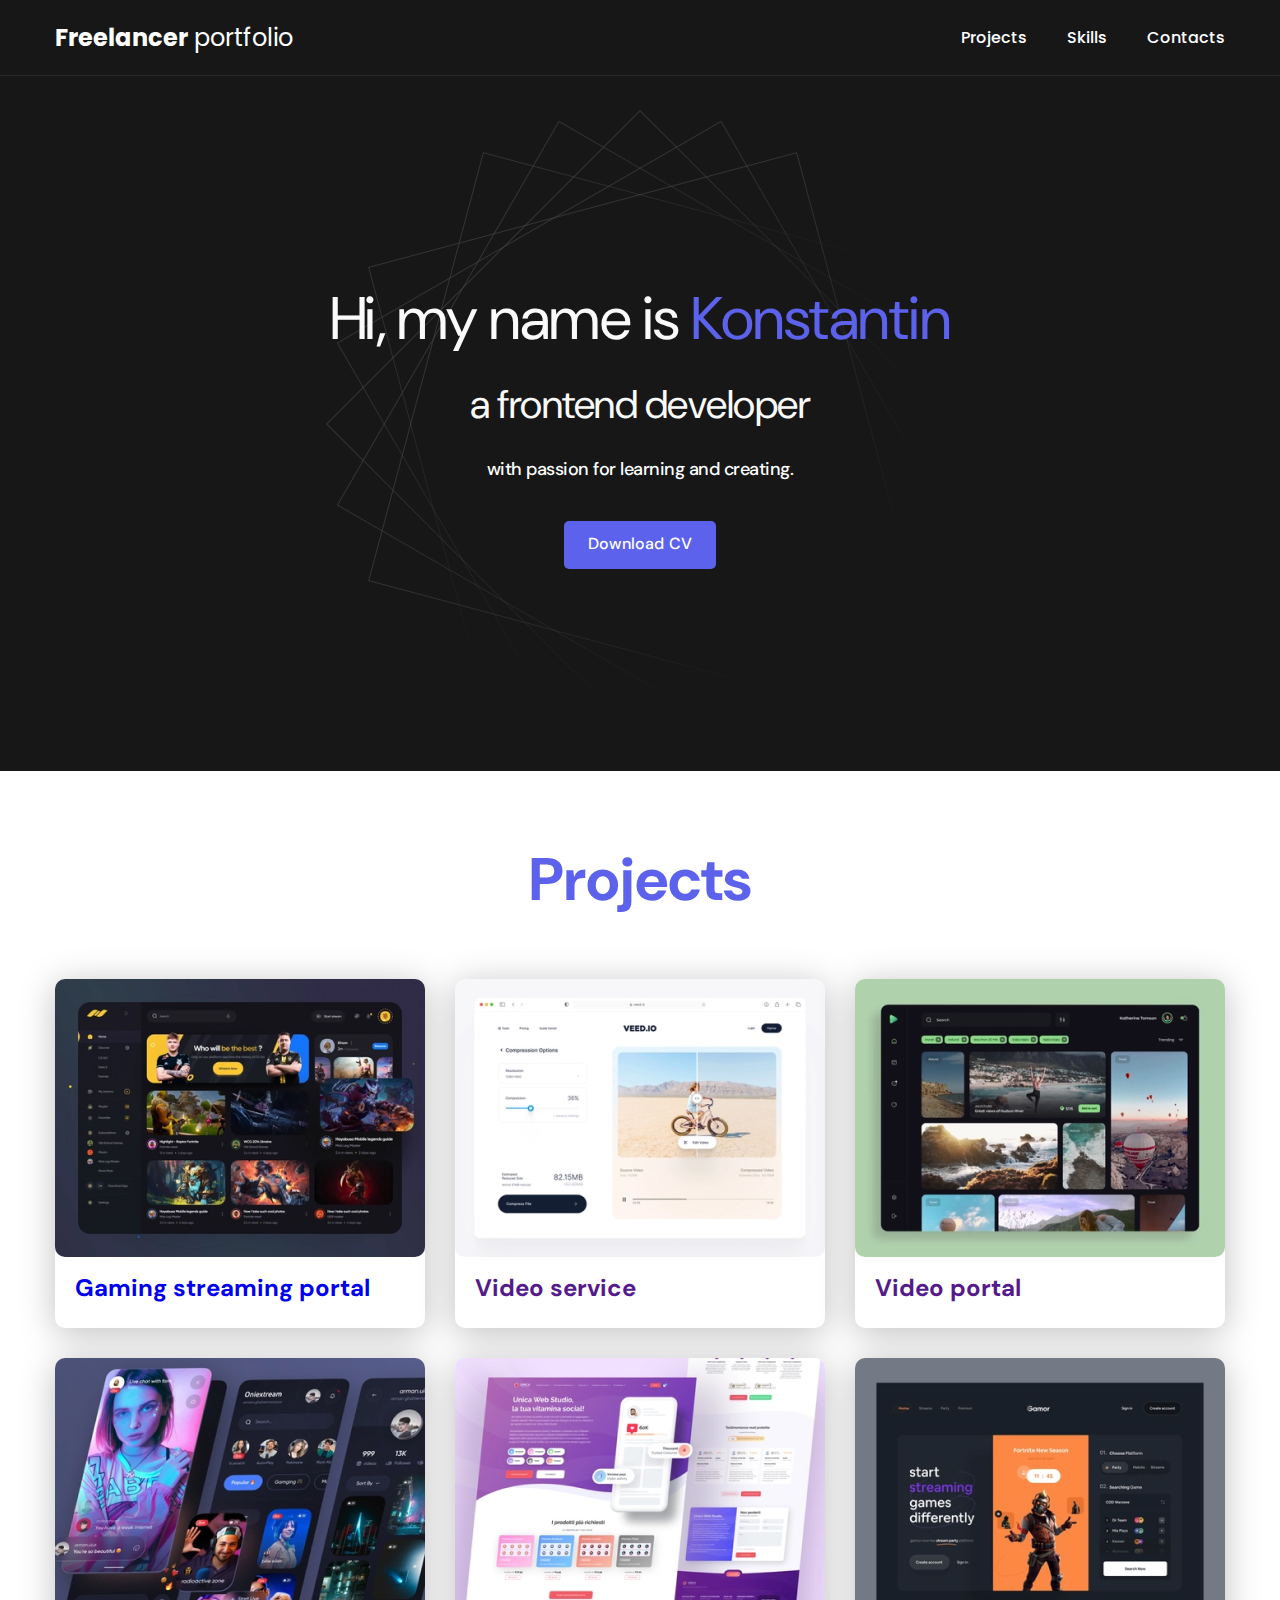
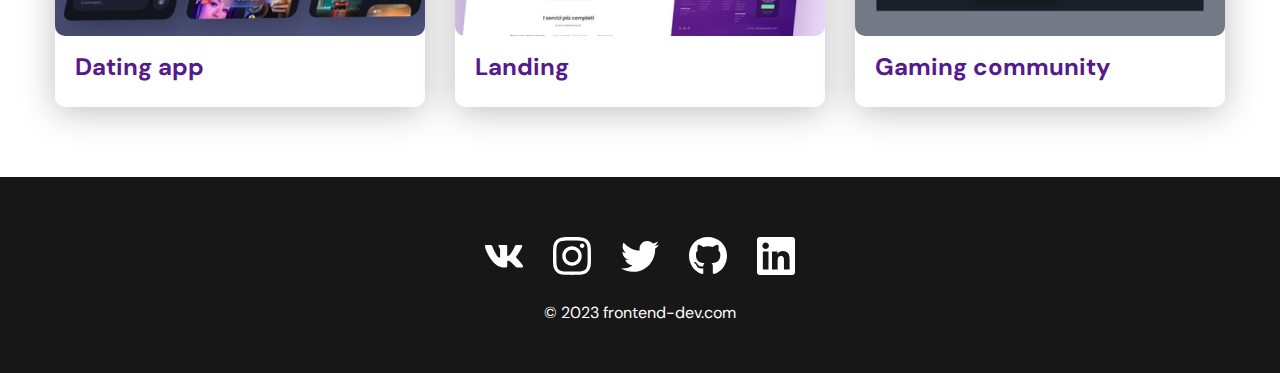
<file: index.html>
<!DOCTYPE html>
<html lang="en">
<head>
    <meta charset="UTF-8">
    <meta name="viewport" content="width=device-width, initial-scale=1.0">
    <title>Freelancer portfolio</title>
    <link rel="stylesheet" href="styles.css">
</head>
<body>

    <header>

        <nav class="navigation">
            <div class="conteiner">
              <div class="nav-row">
                <a href="./index.html" class="logo"> <span class="Freelancer-text">Freelancer</span> portfolio</a>
                <ul class="nav-list">

                    <li class="nav-list-item"><a href="./project.html" class="nav-item-link nav-item-link-active">Projects</a></li>

                    <li class="nav-list-item"><a href="./skills.html" class="nav-item-link">Skills</a></li>

                    <li class="nav-list-item"><a href="./contacs.html" class="nav-item-link">Contacts</a></li>

                </ul>
            </div>
           </div>
        </nav>

    </header>
    <main>

        <section class="hero-section">
                <div class="hero-wrapper">
                <h1 class="tittle">Hi, my name is <span class="Konstantin">Konstantin</span> <span class="frontend">a frontend developer</span>
                </h1>
                <p class="tittle-text">with passion for learning and creating.</p>
                <a class="cv-button" type="btn" href="">Download CV</a>
             </div>
        </section>

        <section class="project-section">
            <div class="conteiner">
                <h2 class="projects-text">Projects</h2>
                <ul class="projects">
                    <li class="project"><a href="./project.html"><img src="./images/projects/01.jpg" alt="project-image" class="project-img"><h3 class="project-tittle">Gaming streaming portal</h3></a></li>
                    <li class="project"><a href=""><img src="./images/projects/02.jpg" alt="project-image" class="project-img"><h3 class="project-tittle">Video service</h3></a></li>
                    <li class="project"><a href=""><img src="./images/projects/03.jpg" alt="project-image" class="project-img"><h3 class="project-tittle">Video portal</h3></a></li>
                    <li class="project"><a href=""><img src="./images/projects/04.jpg" alt="project-image" class="project-img"><h3 class="project-tittle">Dating app</h3></a></li>
                    <li class="project"><a href=""><img src="./images/projects/05.jpg" alt="project-image" class="project-img"><h3 class="project-tittle">Landing</h3></a></li>
                    <li class="project"><a href=""><img src="./images/projects/06.jpg" alt="project-image" class="project-img"><h3 class="project-tittle">Gaming community</h3></a></li>
                </ul>
            </div>
        </section>

    </main>
    <footer class="footer">
        <div class="conteiner">
            <div class="footer-wrapper"> 
            <ul class="social">
                <li class="social-item"><img src="./images/icons/vk.svg" alt=""></li>
                <li class="social-item"><img src="./images/icons/instagram.svg" alt=""></li>
                <li class="social-item"><img src="./images/icons/twitter (1).svg" alt=""></li>
                <li class="social-item"><img src="./images/icons/gitHub.svg" alt=""></li>
                <li class="social-item"><img src="./images/icons/linkedIn.svg" alt=""></li>
            </ul>
            <div class="copyright">
                <p class="copyright-text">© 2023 frontend-dev.com</p>
            </div>
          </div>
        </div>

    </footer>
</body>
</html>
</file>
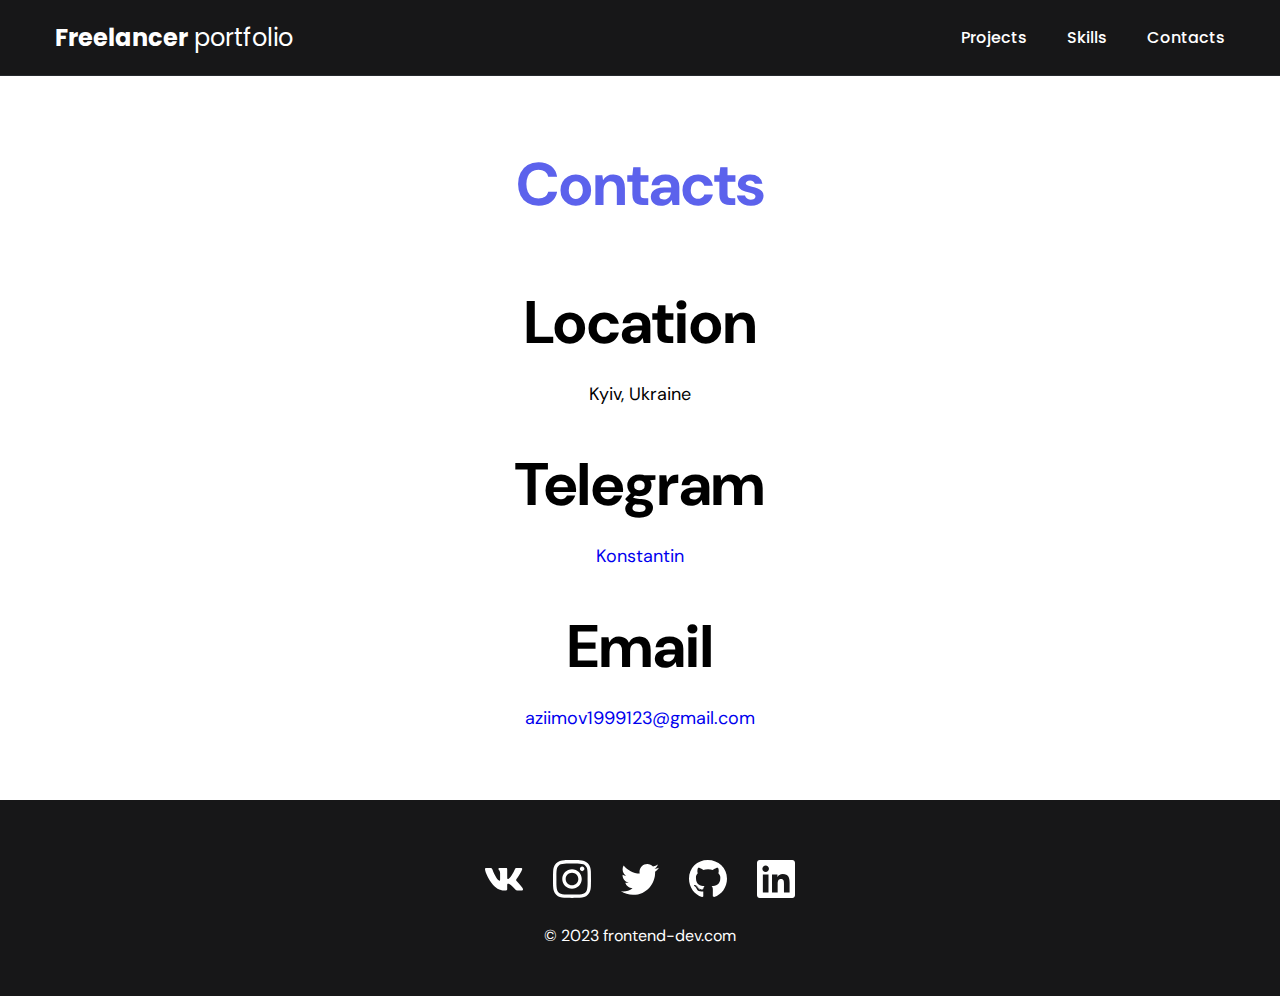
<file: contacs.html>
<!DOCTYPE html>
<html lang="en">
<head>
    <meta charset="UTF-8">
    <meta name="viewport" content="width=device-width, initial-scale=1.0">
    <title>Freelancer portfolio</title>
    <link rel="stylesheet" href="styles.css">
</head>
<body>

    <header>

        <nav class="navigation">
            <div class="conteiner">
              <div class="nav-row">
                <a href="./index.html" class="logo"> <span class="Freelancer-text">Freelancer</span> portfolio</a>
                <ul class="nav-list">

                    <li class="nav-list-item"><a href="./project.html" class="nav-item-link nav-item-link-active">Projects</a></li>

                    <li class="nav-list-item"><a href="./skills.html" class="nav-item-link">Skills</a></li>

                    <li class="nav-list-item"><a href="./contacs.html" class="nav-item-link">Contacts</a></li>

                </ul>
            </div>
           </div>
        </nav>

    </header>
    <main>  
        <section class="project-section">
            <div class="conteiner">
                <div class="project-wrapper">

                <h1 class="projects-text">Contacts</h1>
                <ul class="skills-list">
                    <li class="skills-list-content">
                        <h2 class="frontend-text">Location</h2>
                        <p class="">Kyiv, Ukraine</p></li>
                    <li class="skills-list-content"><h2 class="backend-text">Telegram</h2>
                        <a href="https://t.me/oldDevola">Konstantin</a></li>
                        <li class="skills-list-content">
                            <h2 class="frontend-text">Email</h2>
                            <a href="mailto:aziimov1999123@gmail.com">aziimov1999123@gmail.com</a>
                        </li>
                </ul>

             </div>
            </div>
        </section>

    </main>
    <footer class="footer">
        <div class="conteiner">
            <div class="footer-wrapper"> 
            <ul class="social">
                <li class="social-item"><img src="./images/icons/vk.svg" alt=""></li>
                <li class="social-item"><img src="./images/icons/instagram.svg" alt=""></li>
                <li class="social-item"><img src="./images/icons/twitter (1).svg" alt=""></li>
                <li class="social-item"><img src="./images/icons/gitHub.svg" alt=""></li>
                <li class="social-item"><img src="./images/icons/linkedIn.svg" alt=""></li>
            </ul>
            <div class="copyright">
                <p class="copyright-text">© 2023 frontend-dev.com</p>
            </div>
          </div>
        </div>

    </footer>
</body>
</html>
</file>
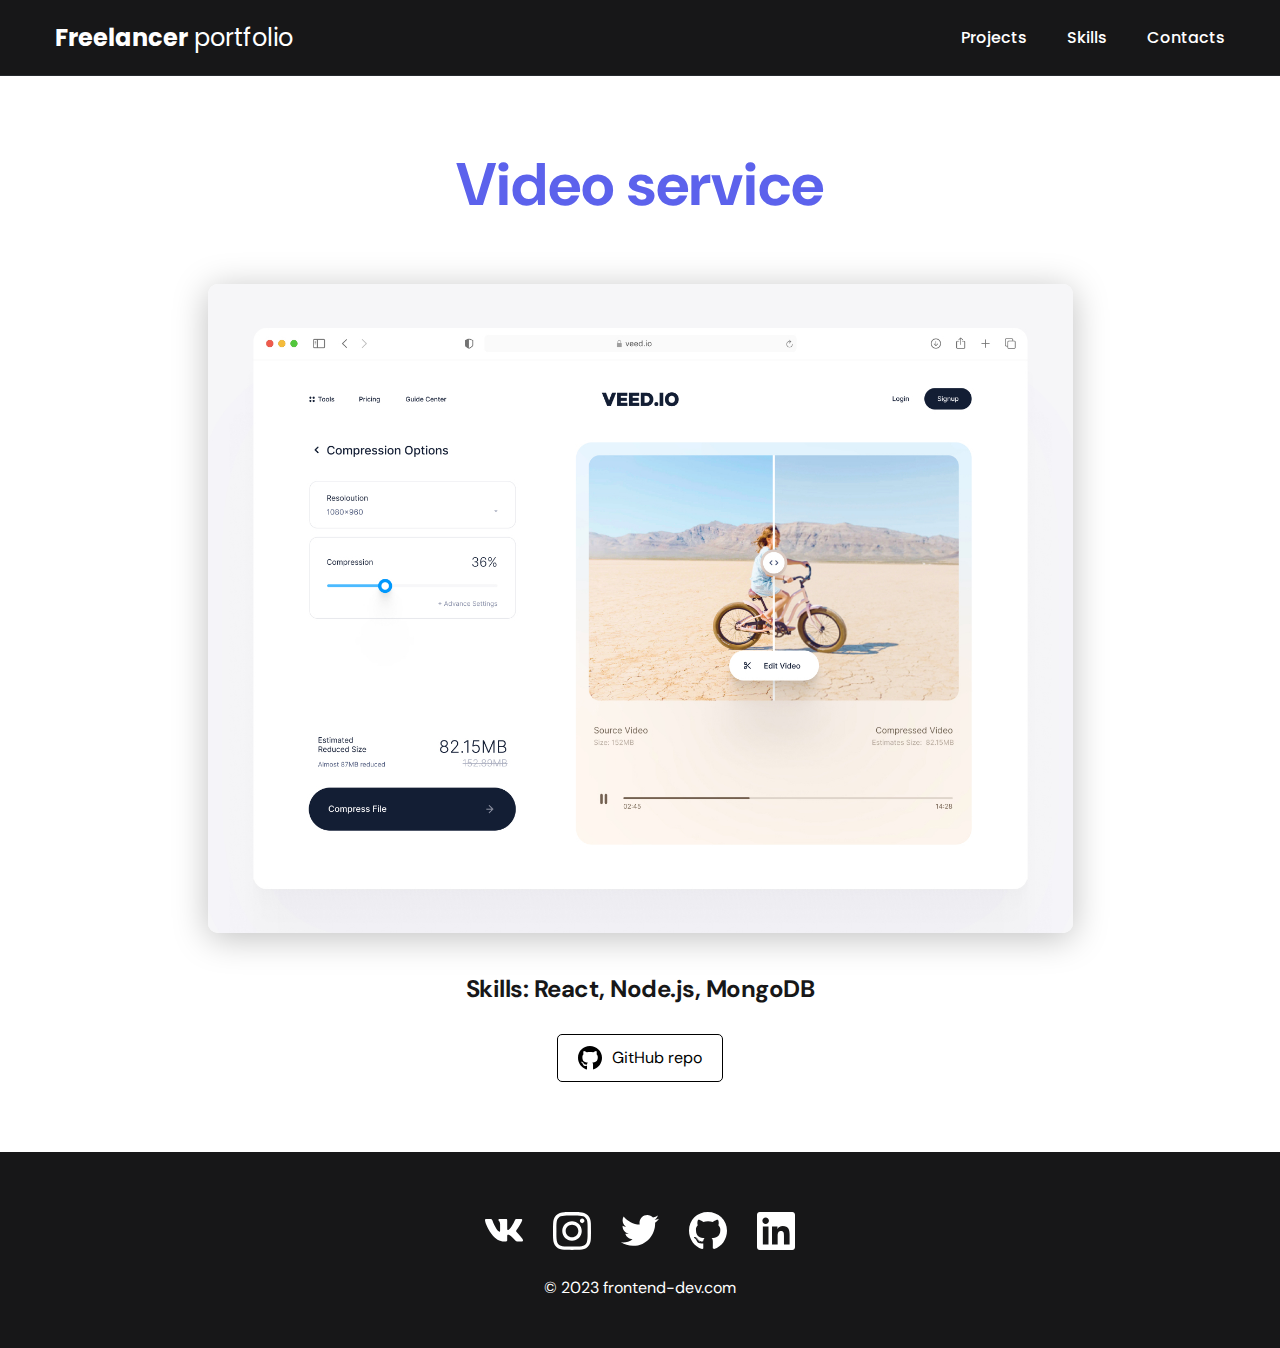
<file: project.html>
<!DOCTYPE html>
<html lang="en">
<head>
    <meta charset="UTF-8">
    <meta name="viewport" content="width=device-width, initial-scale=1.0">
    <title>Freelancer portfolio</title>
    <link rel="stylesheet" href="styles.css">
</head>
<body>

    <header>

        <nav class="navigation">
            <div class="conteiner">
              <div class="nav-row">
                <a href="./index.html" class="logo"> <span class="Freelancer-text">Freelancer</span> portfolio</a>
                <ul class="nav-list">

                    <li class="nav-list-item"><a href="./project.html" class="nav-item-link nav-item-link-active">Projects</a></li>

                    <li class="nav-list-item"><a href="./skills.html" class="nav-item-link">Skills</a></li>

                    <li class="nav-list-item"><a href="./contacs.html" class="nav-item-link">Contacts</a></li>

                </ul>
            </div>
           </div>
        </nav>

    </header>
    <main>
        <section class="project-section">
            <div class="conteiner">
                <div class="project-wrapper">

                <h1 class="projects-text">Video service</h1>
             
                <img class="project-image-details" src="./images/projects/02-big.jpg" alt="">
                    <p class="skils-text">Skills: React, Node.js, MongoDB</p>
                <a href="" class="git-button">
                    <img src="./images/icons/gitHub-black.svg" alt="">
                    GitHub repo
                </a>
             </div>
            </div>
        </section>

    </main>
    <footer class="footer">
        <div class="conteiner">
            <div class="footer-wrapper"> 
            <ul class="social">
                <li class="social-item"><img src="./images/icons/vk.svg" alt=""></li>
                <li class="social-item"><img src="./images/icons/instagram.svg" alt=""></li>
                <li class="social-item"><img src="./images/icons/twitter (1).svg" alt=""></li>
                <li class="social-item"><img src="./images/icons/gitHub.svg" alt=""></li>
                <li class="social-item"><img src="./images/icons/linkedIn.svg" alt=""></li>
            </ul>
            <div class="copyright">
                <p class="copyright-text">© 2023 frontend-dev.com</p>
            </div>
          </div>
        </div>

    </footer>
</body>
</html>
</file>
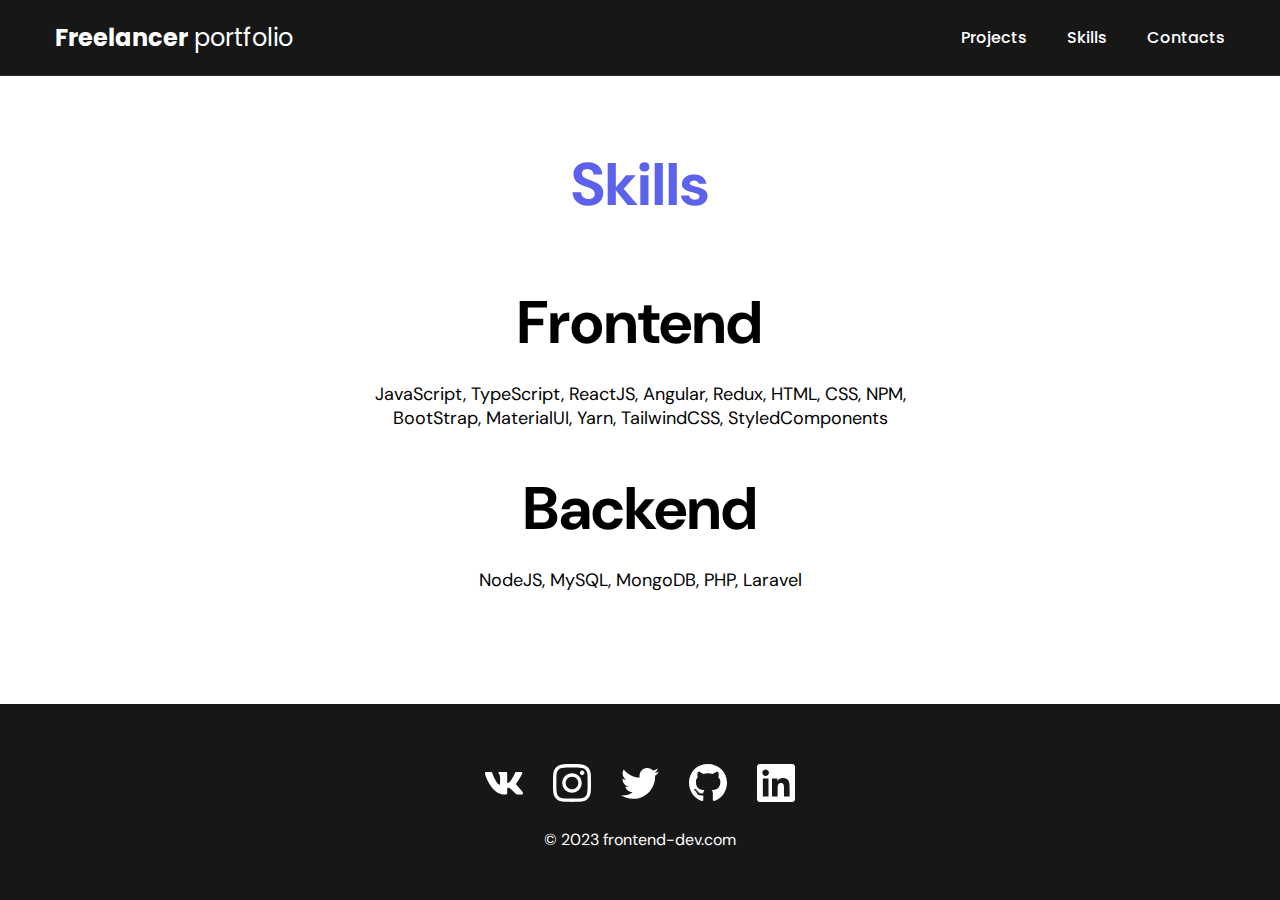
<file: skills.html>
<!DOCTYPE html>
<html lang="en">
<head>
    <meta charset="UTF-8">
    <meta name="viewport" content="width=device-width, initial-scale=1.0">
    <title>Freelancer portfolio</title>
    <link rel="stylesheet" href="styles.css">
</head>
<body>

    <header>

        <nav class="navigation">
            <div class="conteiner">
              <div class="nav-row">
                <a href="./index.html" class="logo"> <span class="Freelancer-text">Freelancer</span> portfolio</a>
                <ul class="nav-list">

                    <li class="nav-list-item"><a href="./project.html" class="nav-item-link nav-item-link-active">Projects</a></li>

                    <li class="nav-list-item"><a href="" class="nav-item-link">Skills</a></li>

                    <li class="nav-list-item"><a href="" class="nav-item-link">Contacts</a></li>

                </ul>
            </div>
           </div>
        </nav>

    </header>
    <main>  
        <section class="project-section">
            <div class="conteiner">
                <div class="project-wrapper">

                <h1 class="projects-text">Skills</h1>
                <ul class="skills-list">
                    <li class="skills-list-content">
                        <h2 class="frontend-text">Frontend</h2>
                        <p class="">JavaScript, TypeScript, ReactJS, Angular, Redux, HTML, CSS, NPM, BootStrap, MaterialUI, Yarn, TailwindCSS, StyledComponents</p></li>
                    <li class="skills-list-content"><h2 class="backend-text">Backend</h2>
                        <p class="">NodeJS, MySQL, MongoDB, PHP, Laravel</p></li>
                </ul>

               
                
               
              
             </div>
            </div>
        </section>

    </main>
    <footer class="footer">
        <div class="conteiner">
            <div class="footer-wrapper"> 
            <ul class="social">
                <li class="social-item"><img src="./images/icons/vk.svg" alt=""></li>
                <li class="social-item"><img src="./images/icons/instagram.svg" alt=""></li>
                <li class="social-item"><img src="./images/icons/twitter (1).svg" alt=""></li>
                <li class="social-item"><img src="./images/icons/gitHub.svg" alt=""></li>
                <li class="social-item"><img src="./images/icons/linkedIn.svg" alt=""></li>
            </ul>
            <div class="copyright">
                <p class="copyright-text">© 2023 frontend-dev.com</p>
            </div>
          </div>
        </div>

    </footer>
</body>
</html>
</file>
<file: styles.css>
@import "./reset.css";
@import url('https://fonts.googleapis.com/css2?family=DM+Sans:opsz,wght@9..40,400;9..40,500;9..40,700&family=Poppins:wght@400;500;700&display=swap');


/* 
font-family: 'DM Sans', sans-serif;
font-family: 'Poppins', sans-serif; 
*/
:root{
 --black: #171718;
 --black-border:#171718;    
 --white: #fff;
 --purple: #5C62EC;
 --dark-bg: var(--black);
 --dark-border: var(--black-border);
 --header-text: var(--white);
 --main-color:var(--purple);
}


html, body{
font-family: 'DM Sans', sans-serif;
height: 100%;
display: flex;
flex-direction: column;
}

.conteiner{
    margin: 0 auto;
max-width: 1200px;
padding: 0 15px;
}


.navigation{
 background-color: var(--dark-border);
 padding: 20px 0;
 border-bottom: 1px solid #26292D;
 color: var(--white);
}
.nav-row{
 display: flex;
 row-gap: 20px;
 column-gap: 30px;
 align-items: center;
 justify-content: space-between;
 flex-wrap: wrap;


}
.logo{
    color: var(--white);
    font-family: 'Poppins', sans-serif; 
    font-size: 24px;
    font-weight: 400;
}
.Freelancer-text{
font-weight: 700;
}
.nav-list{
    font-family: 'Poppins', sans-serif; 
    display: flex;
    gap: 40px;
font-size: 16px;
font-weight: 500;
line-height: normal;
}

.nav-list-item{

}
.nav-item-link{
    color: var(--white);
}

.nav-item-link:active{
position: relative;
}
.nav-item-link:active::before{
    content: "";
    
    position: absolute;
    left: 0;
    top: 100%;

    display: block;
    height: 2px;
    width: 100%;
    background-color: var(--main-color);
}
.nav-item-link:before{
    position: absolute;
    left: 0;
    top: 100%;

    display: block;
    height: 2px;
    width: 100%;
    background-color: var(--main-color);
}


/* HERO-SECTION */


.hero-section{
    background-color: var(--dark-bg);
    color: var(--header-text);
    min-height: 695px;
    padding: 40px 0px;
    display: flex;
    justify-content: center;
    align-items: center;
    text-align: center;

    background-image: url(./images/Abstract.png);
    background-repeat: no-repeat;
    background-size: auto;
    background-position: center center;

}

.hero-wrapper{
    max-width: 660px;
    padding: 0 15px;


}

.tittle{
    color: var(--White, #FAFAFA);
font-size: 60px;
letter-spacing: -0.5px;
margin-bottom: 20px;

}
.Konstantin{
    color: var(--main-color);
}
.frontend{
    color: var(--White, #FAFAFA);
font-size: 40px;
}
.tittle-text{
    color: var(--Blanco, #FFF);
font-size: 18px;
font-weight: 500;
line-height: 24px; 
letter-spacing: -0.5px;
margin-bottom: 40px;
}
.cv-button{
    display: inline-block;
height: 48px;
flex-shrink: 0;
padding: 12px 24px ;
border-radius: 5px;
background: var(--main-color);
color: var(--white);
letter-spacing: 0.15px;
font-weight: 500;
font-size: 16px;
transition: opacity 0.2s ease-in;

}
.cv-button:hover{
    opacity: 0.8;
}

/* PROJECT-SECTION */

.project-section{
    padding: 70px 0px;
}

.projects-text{
    margin-bottom: 60px;
    font-size: 60px;
    font-weight: 700;
    line-height: 1.3;
    color: var(--main-color);
    text-align: center;
}
.projects{
    display: flex;
    flex-wrap: wrap;
    column-gap: 30px;
    row-gap: 30px;

}
.project{
max-width: 370px;
background-color: var(--white);
box-shadow: 0px 5px 35px 0px rgba(0, 0, 0, 0.25);
border-radius: 10px;    
}

.project-img{
    border-radius: 10px;
}

.project-tittle{
    padding: 15px 20px 25px;
    font-weight: 700;
    font-size: 24px;
    line-height: 130%;
}

/* FOOTER */
.footer{
    background-color: var(--black);
    color: var(--white);
    padding: 60px 0 50px;
    margin-top: auto;
}
.footer-wrapper{
    display: flex;
    flex-direction: column;
    align-items: center;
    row-gap: 27px;
    

}
.social{
    display: flex;
    column-gap: 30px;
    align-items: center;
}
.social-item{

}
.copyright{
    font-size: 16px;

}
.copyright-text{
margin-top: 0.5m;
}


/* PROJECT.HTML */

.project-wrapper{
    max-width: 865px;
    margin: 0 auto;
    display: flex;
    flex-direction: column;
    align-items: center;

}
.project-image-details{
  margin-bottom: 40px;
  border-radius: 10px;
  box-shadow: 0px 5px 35px 0px rgba(0, 0, 0, 0.25);
}
.skils-text{
    color: var(--black);
    font-family: 'DM Sans', sans-serif;
    font-weight: 700;
    letter-spacing: -0.5px;
    font-size: 24px;
    margin-bottom: 30px;
}
.git-button{
height: 48px;
border-radius: 5px;
padding: 12px  20px;
border: 1px solid black;
color: black;
display: flex;
align-items: center;
column-gap: 10px;
}


/* SKILLS.HTML */

.skills-list{
    max-width: 570px;
    display: flex;
    flex-direction: column;
    align-items: center;
    text-align: center;
    row-gap: 40px;
    

}
.skills-list-content{
    font-size: 18px;
    line-height: 1.5p;
    

}
.frontend-text{
    margin-bottom: 60px;


    font-size: 60px;
    line-height: 1.3;
    margin-bottom: 20px;
    font-weight: 700;
    text-align: center;

}
.backend-text{
    font-size: 60px;
    line-height: 1.3;
    margin-bottom: 20px;
    font-weight: 700;
    text-align: center;
}

@media (max-width: 620px){

    .tittle{
        font-size: 30px;
    }
    .frontend{
        font-size: 30px;
    }
    .project-section{
        padding: 40px 0;
    }
    .projects-text{
        font-size: 40px;
        margin-bottom: 30px;
    }
    .projects{
        justify-content: center; 
    }
    .project-tittle{
        font-size: 22px;
    }
    .footer{
        padding: 40px 0 30px;
    }
}
</file>
